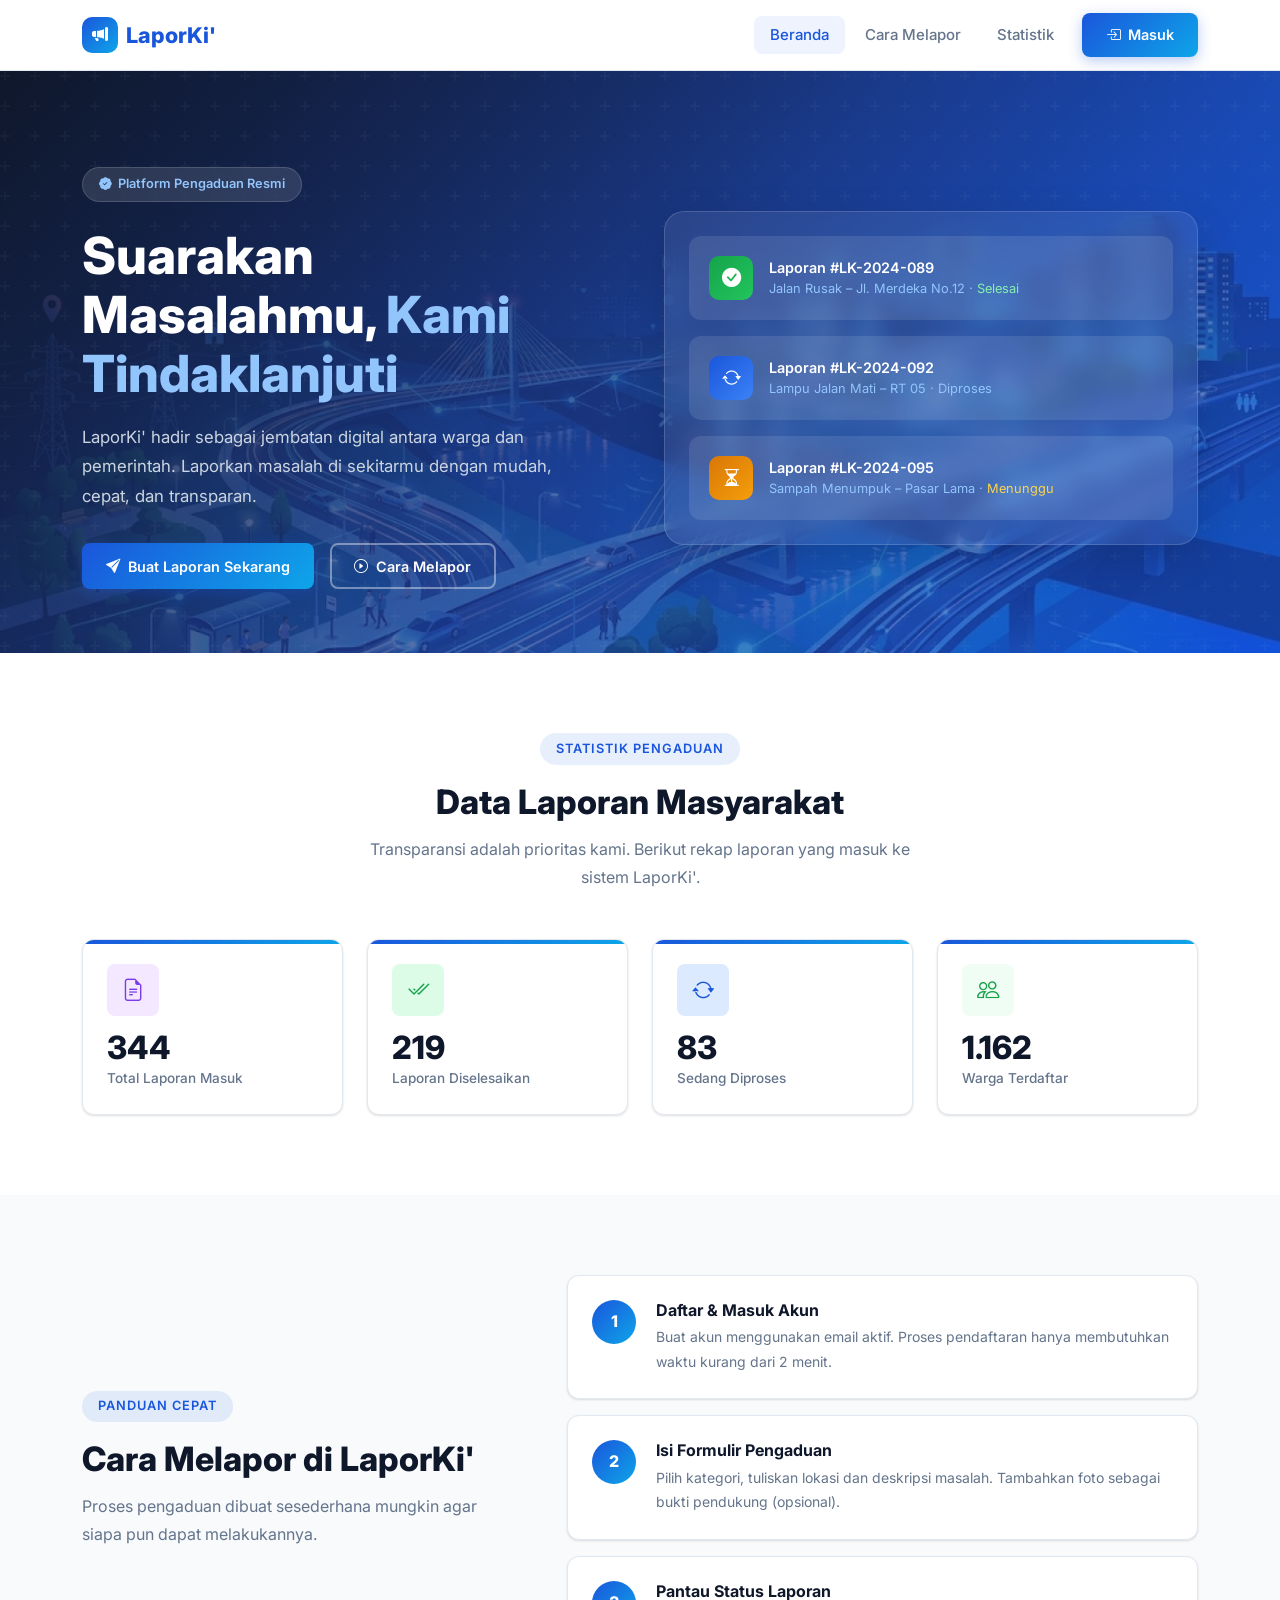
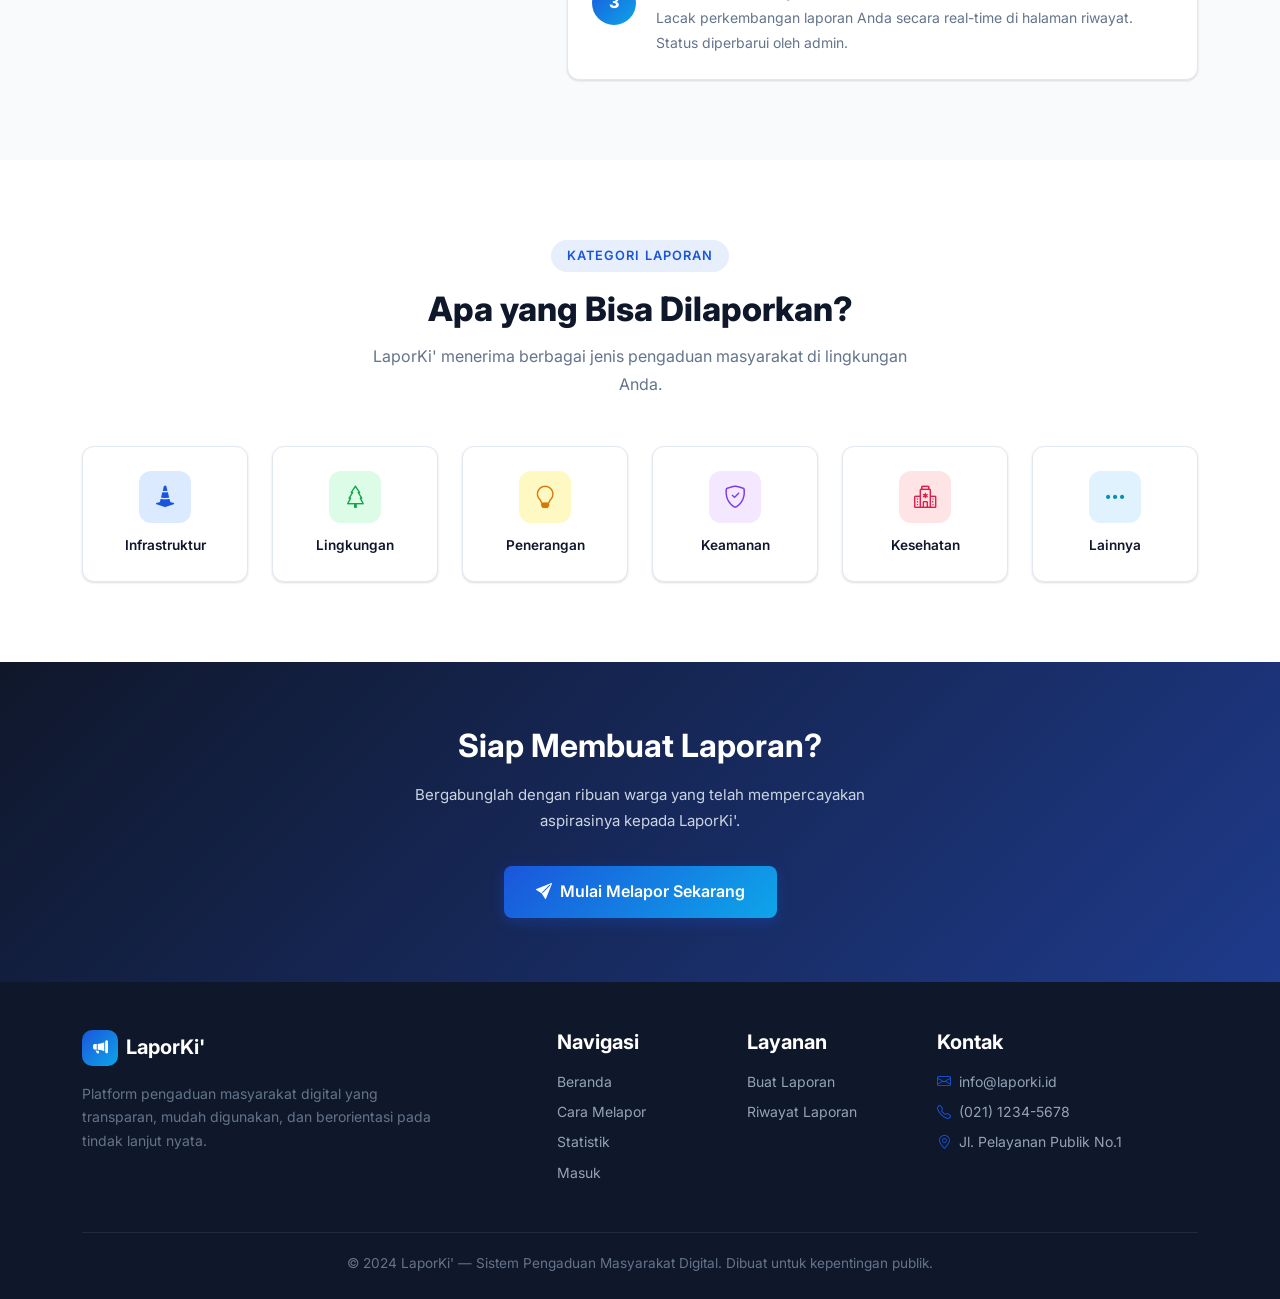
<file: index.html>
<!DOCTYPE html>
<html lang="id">
<head>
  <meta charset="UTF-8" />
  <meta name="viewport" content="width=device-width, initial-scale=1.0" />
  <title>LaporKi' – Sistem Pengaduan Masyarakat Digital</title>
  <meta name="description" content="LaporKi' adalah platform pengaduan masyarakat digital yang memudahkan warga melaporkan masalah dan memantau tindak lanjut secara transparan." />

  <!-- Bootstrap 5.3 -->
  <link rel="stylesheet" href="https://cdn.jsdelivr.net/npm/bootstrap@5.3.3/dist/css/bootstrap.min.css" />
  <!-- Bootstrap Icons -->
  <link rel="stylesheet" href="https://cdn.jsdelivr.net/npm/bootstrap-icons@1.11.3/font/bootstrap-icons.min.css" />
  <!-- Custom CSS -->
  <link rel="stylesheet" href="assets/css/style.css" />
</head>
<body>

<!-- ========== NAVBAR ========== -->
<nav class="navbar navbar-expand-lg" id="mainNav">
  <div class="container">
    <a class="navbar-brand" href="index.html">
      <div class="brand-icon"><i class="bi bi-megaphone-fill"></i></div>
      LaporKi'
    </a>
    <button class="navbar-toggler" type="button" data-bs-toggle="collapse" data-bs-target="#navMenu" aria-controls="navMenu" aria-expanded="false" aria-label="Toggle navigation">
      <span class="navbar-toggler-icon"></span>
    </button>
    <div class="collapse navbar-collapse" id="navMenu">
      <ul class="navbar-nav ms-auto align-items-lg-center gap-1">
        <li class="nav-item"><a class="nav-link active" href="index.html">Beranda</a></li>
        <li class="nav-item"><a class="nav-link" href="#cara-melapor">Cara Melapor</a></li>
        <li class="nav-item"><a class="nav-link" href="#statistik">Statistik</a></li>
        <li class="nav-item ms-lg-2">
          <a href="login.html" class="btn-primary-custom" id="btnNavLogin">
            <i class="bi bi-box-arrow-in-right"></i> Masuk
          </a>
        </li>
      </ul>
    </div>
  </div>
</nav>

<!-- ========== HERO ========== -->
<section class="hero-section" id="beranda">
  <div class="container position-relative">
    <div class="row align-items-center g-5">
      <div class="col-lg-6">
        <div class="hero-badge">
          <i class="bi bi-patch-check-fill"></i> Platform Pengaduan Resmi
        </div>
        <h1>Suarakan Masalahmu, <span>Kami Tindaklanjuti</span></h1>
        <p>LaporKi' hadir sebagai jembatan digital antara warga dan pemerintah. Laporkan masalah di sekitarmu dengan mudah, cepat, dan transparan.</p>
        <div class="d-flex flex-wrap gap-3">
          <a href="login.html" class="btn-primary-custom" id="btnHeroCTA">
            <i class="bi bi-send-fill"></i> Buat Laporan Sekarang
          </a>
          <a href="#cara-melapor" class="btn-outline-custom" style="border-color:rgba(255,255,255,.4);color:white !important;">
            <i class="bi bi-play-circle"></i> Cara Melapor
          </a>
        </div>
      </div>
      <div class="col-lg-6">
        <div class="hero-img-wrap p-4">
          <div class="row g-3">
            <div class="col-12">
              <div style="background:rgba(255,255,255,.1);border-radius:12px;padding:1.25rem;display:flex;align-items:center;gap:1rem;">
                <div style="width:44px;height:44px;background:linear-gradient(135deg,#16a34a,#22c55e);border-radius:10px;display:flex;align-items:center;justify-content:center;color:white;font-size:1.2rem;flex-shrink:0;">
                  <i class="bi bi-check-circle-fill"></i>
                </div>
                <div>
                  <div style="color:white;font-weight:600;font-size:.9rem;">Laporan #LK-2024-089</div>
                  <div style="color:#93c5fd;font-size:.8rem;">Jalan Rusak – Jl. Merdeka No.12 · <span style="color:#86efac;">Selesai</span></div>
                </div>
              </div>
            </div>
            <div class="col-12">
              <div style="background:rgba(255,255,255,.1);border-radius:12px;padding:1.25rem;display:flex;align-items:center;gap:1rem;">
                <div style="width:44px;height:44px;background:linear-gradient(135deg,#1a56db,#3b82f6);border-radius:10px;display:flex;align-items:center;justify-content:center;color:white;font-size:1.2rem;flex-shrink:0;">
                  <i class="bi bi-arrow-repeat"></i>
                </div>
                <div>
                  <div style="color:white;font-weight:600;font-size:.9rem;">Laporan #LK-2024-092</div>
                  <div style="color:#93c5fd;font-size:.8rem;">Lampu Jalan Mati – RT 05 · <span style="color:#93c5fd;">Diproses</span></div>
                </div>
              </div>
            </div>
            <div class="col-12">
              <div style="background:rgba(255,255,255,.1);border-radius:12px;padding:1.25rem;display:flex;align-items:center;gap:1rem;">
                <div style="width:44px;height:44px;background:linear-gradient(135deg,#d97706,#f59e0b);border-radius:10px;display:flex;align-items:center;justify-content:center;color:white;font-size:1.2rem;flex-shrink:0;">
                  <i class="bi bi-hourglass-split"></i>
                </div>
                <div>
                  <div style="color:white;font-weight:600;font-size:.9rem;">Laporan #LK-2024-095</div>
                  <div style="color:#93c5fd;font-size:.8rem;">Sampah Menumpuk – Pasar Lama · <span style="color:#fcd34d;">Menunggu</span></div>
                </div>
              </div>
            </div>
          </div>
        </div>
      </div>
    </div>
  </div>
</section>

<!-- ========== STATISTIK ========== -->
<section class="section-py bg-white" id="statistik">
  <div class="container">
    <div class="text-center mb-5 fade-up">
      <div class="section-badge">Statistik Pengaduan</div>
      <h2 class="section-title">Data Laporan Masyarakat</h2>
      <p class="section-subtitle mx-auto">Transparansi adalah prioritas kami. Berikut rekap laporan yang masuk ke sistem LaporKi'.</p>
    </div>
    <div class="row g-4">
      <div class="col-sm-6 col-lg-3 fade-up">
        <div class="stat-card">
          <div class="stat-icon" style="background:#f3e8ff;">
            <i class="bi bi-file-earmark-text" style="color:#7c3aed;"></i>
          </div>
          <div class="stat-value" id="countTotal">0</div>
          <div class="stat-label">Total Laporan Masuk</div>
        </div>
      </div>
      <div class="col-sm-6 col-lg-3 fade-up">
        <div class="stat-card">
          <div class="stat-icon" style="background:#dcfce7;">
            <i class="bi bi-check2-all" style="color:#16a34a;"></i>
          </div>
          <div class="stat-value" id="countSelesai">0</div>
          <div class="stat-label">Laporan Diselesaikan</div>
        </div>
      </div>
      <div class="col-sm-6 col-lg-3 fade-up">
        <div class="stat-card">
          <div class="stat-icon" style="background:#dbeafe;">
            <i class="bi bi-arrow-repeat" style="color:#1a56db;"></i>
          </div>
          <div class="stat-value" id="countProses">0</div>
          <div class="stat-label">Sedang Diproses</div>
        </div>
      </div>
      <div class="col-sm-6 col-lg-3 fade-up">
        <div class="stat-card">
          <div class="stat-icon" style="background:#f0fdf4;">
            <i class="bi bi-people" style="color:#16a34a;"></i>
          </div>
          <div class="stat-value" id="countPelapor">0</div>
          <div class="stat-label">Warga Terdaftar</div>
        </div>
      </div>
    </div>
  </div>
</section>

<!-- ========== CARA MELAPOR ========== -->
<section class="section-py" id="cara-melapor" style="background:var(--bg);">
  <div class="container">
    <div class="row align-items-center g-5">
      <div class="col-lg-5 fade-up">
        <div class="section-badge">Panduan Cepat</div>
        <h2 class="section-title">Cara Melapor di LaporKi'</h2>
        <p class="section-subtitle">Proses pengaduan dibuat sesederhana mungkin agar siapa pun dapat melakukannya.</p>
      </div>
      <div class="col-lg-7">
        <div class="d-flex flex-column gap-3">
          <div class="step-item fade-up">
            <div class="step-num">1</div>
            <div>
              <h3 style="font-size:1rem;margin-bottom:.35rem;">Daftar & Masuk Akun</h3>
              <p style="font-size:.875rem;margin:0;">Buat akun menggunakan email aktif. Proses pendaftaran hanya membutuhkan waktu kurang dari 2 menit.</p>
            </div>
          </div>
          <div class="step-item fade-up">
            <div class="step-num">2</div>
            <div>
              <h3 style="font-size:1rem;margin-bottom:.35rem;">Isi Formulir Pengaduan</h3>
              <p style="font-size:.875rem;margin:0;">Pilih kategori, tuliskan lokasi dan deskripsi masalah. Tambahkan foto sebagai bukti pendukung (opsional).</p>
            </div>
          </div>
          <div class="step-item fade-up">
            <div class="step-num">3</div>
            <div>
              <h3 style="font-size:1rem;margin-bottom:.35rem;">Pantau Status Laporan</h3>
              <p style="font-size:.875rem;margin:0;">Lacak perkembangan laporan Anda secara real-time di halaman riwayat. Status diperbarui oleh admin.</p>
            </div>
          </div>
        </div>
      </div>
    </div>
  </div>
</section>

<!-- ========== KATEGORI ========== -->
<section class="section-py bg-white">
  <div class="container">
    <div class="text-center mb-5 fade-up">
      <div class="section-badge">Kategori Laporan</div>
      <h2 class="section-title">Apa yang Bisa Dilaporkan?</h2>
      <p class="section-subtitle mx-auto">LaporKi' menerima berbagai jenis pengaduan masyarakat di lingkungan Anda.</p>
    </div>
    <div class="row g-4">
      <div class="col-6 col-md-4 col-lg-2 fade-up">
        <div class="card-custom text-center" style="padding:1.5rem 1rem;">
          <div style="width:52px;height:52px;background:#dbeafe;border-radius:12px;display:flex;align-items:center;justify-content:center;margin:0 auto .75rem;font-size:1.4rem;color:#1a56db;">
            <i class="bi bi-cone-striped"></i>
          </div>
          <div style="font-weight:600;font-size:.85rem;color:var(--text);">Infrastruktur</div>
        </div>
      </div>
      <div class="col-6 col-md-4 col-lg-2 fade-up">
        <div class="card-custom text-center" style="padding:1.5rem 1rem;">
          <div style="width:52px;height:52px;background:#dcfce7;border-radius:12px;display:flex;align-items:center;justify-content:center;margin:0 auto .75rem;font-size:1.4rem;color:#16a34a;">
            <i class="bi bi-tree"></i>
          </div>
          <div style="font-weight:600;font-size:.85rem;color:var(--text);">Lingkungan</div>
        </div>
      </div>
      <div class="col-6 col-md-4 col-lg-2 fade-up">
        <div class="card-custom text-center" style="padding:1.5rem 1rem;">
          <div style="width:52px;height:52px;background:#fef9c3;border-radius:12px;display:flex;align-items:center;justify-content:center;margin:0 auto .75rem;font-size:1.4rem;color:#d97706;">
            <i class="bi bi-lightbulb"></i>
          </div>
          <div style="font-weight:600;font-size:.85rem;color:var(--text);">Penerangan</div>
        </div>
      </div>
      <div class="col-6 col-md-4 col-lg-2 fade-up">
        <div class="card-custom text-center" style="padding:1.5rem 1rem;">
          <div style="width:52px;height:52px;background:#f3e8ff;border-radius:12px;display:flex;align-items:center;justify-content:center;margin:0 auto .75rem;font-size:1.4rem;color:#7c3aed;">
            <i class="bi bi-shield-check"></i>
          </div>
          <div style="font-weight:600;font-size:.85rem;color:var(--text);">Keamanan</div>
        </div>
      </div>
      <div class="col-6 col-md-4 col-lg-2 fade-up">
        <div class="card-custom text-center" style="padding:1.5rem 1rem;">
          <div style="width:52px;height:52px;background:#ffe4e6;border-radius:12px;display:flex;align-items:center;justify-content:center;margin:0 auto .75rem;font-size:1.4rem;color:#e11d48;">
            <i class="bi bi-hospital"></i>
          </div>
          <div style="font-weight:600;font-size:.85rem;color:var(--text);">Kesehatan</div>
        </div>
      </div>
      <div class="col-6 col-md-4 col-lg-2 fade-up">
        <div class="card-custom text-center" style="padding:1.5rem 1rem;">
          <div style="width:52px;height:52px;background:#e0f2fe;border-radius:12px;display:flex;align-items:center;justify-content:center;margin:0 auto .75rem;font-size:1.4rem;color:#0891b2;">
            <i class="bi bi-three-dots"></i>
          </div>
          <div style="font-weight:600;font-size:.85rem;color:var(--text);">Lainnya</div>
        </div>
      </div>
    </div>
  </div>
</section>

<!-- ========== CTA BANNER ========== -->
<section style="background:linear-gradient(135deg,#0f172a,#1e3a8a);padding:4rem 0;">
  <div class="container text-center fade-up">
    <h2 style="color:white;font-size:clamp(1.5rem,3vw,2rem);margin-bottom:1rem;">Siap Membuat Laporan?</h2>
    <p style="color:#cbd5e1;margin-bottom:2rem;max-width:480px;margin-left:auto;margin-right:auto;">
      Bergabunglah dengan ribuan warga yang telah mempercayakan aspirasinya kepada LaporKi'.
    </p>
    <a href="login.html" class="btn-primary-custom" id="btnCTABanner" style="font-size:1rem;padding:.8rem 2rem;">
      <i class="bi bi-send-fill"></i> Mulai Melapor Sekarang
    </a>
  </div>
</section>

<!-- ========== FOOTER ========== -->
<footer class="footer">
  <div class="container">
    <div class="row g-4">
      <div class="col-lg-4">
        <div class="d-flex align-items-center gap-2 mb-3">
          <div style="width:36px;height:36px;background:linear-gradient(135deg,#1a56db,#0ea5e9);border-radius:10px;display:flex;align-items:center;justify-content:center;color:white;">
            <i class="bi bi-megaphone-fill"></i>
          </div>
          <h5 class="mb-0" style="color:white;">LaporKi'</h5>
        </div>
        <p style="font-size:.875rem;line-height:1.7;">
          Platform pengaduan masyarakat digital yang transparan, mudah digunakan, dan berorientasi pada tindak lanjut nyata.
        </p>
      </div>
      <div class="col-sm-6 col-lg-2 offset-lg-1">
        <h5>Navigasi</h5>
        <ul class="list-unstyled" style="font-size:.875rem;">
          <li class="mb-2"><a href="index.html">Beranda</a></li>
          <li class="mb-2"><a href="#cara-melapor">Cara Melapor</a></li>
          <li class="mb-2"><a href="#statistik">Statistik</a></li>
          <li class="mb-2"><a href="login.html">Masuk</a></li>
        </ul>
      </div>
      <div class="col-sm-6 col-lg-2">
        <h5>Layanan</h5>
        <ul class="list-unstyled" style="font-size:.875rem;">
          <li class="mb-2"><a href="login.html">Buat Laporan</a></li>
          <li class="mb-2"><a href="login.html">Riwayat Laporan</a></li>
        </ul>
      </div>
      <div class="col-lg-3">
        <h5>Kontak</h5>
        <ul class="list-unstyled" style="font-size:.875rem;">
          <li class="mb-2 d-flex align-items-center gap-2">
            <i class="bi bi-envelope" style="color:#1a56db;"></i>
            <span>info@laporki.id</span>
          </li>
          <li class="mb-2 d-flex align-items-center gap-2">
            <i class="bi bi-telephone" style="color:#1a56db;"></i>
            <span>(021) 1234-5678</span>
          </li>
          <li class="mb-2 d-flex align-items-center gap-2">
            <i class="bi bi-geo-alt" style="color:#1a56db;"></i>
            <span>Jl. Pelayanan Publik No.1</span>
          </li>
        </ul>
      </div>
    </div>
    <div class="footer-bottom">
      &copy; 2024 LaporKi' &mdash; Sistem Pengaduan Masyarakat Digital. Dibuat untuk kepentingan publik.
    </div>
  </div>
</footer>

<!-- Toast Container -->
<div class="toast-container-custom" id="toastContainer"></div>

<!-- Bootstrap JS -->
<script src="https://cdn.jsdelivr.net/npm/bootstrap@5.3.3/dist/js/bootstrap.bundle.min.js"></script>
<!-- jQuery -->
<script src="https://cdn.jsdelivr.net/npm/jquery@3.7.1/dist/jquery.min.js"></script>
<!-- Main JS -->
<script src="assets/js/main.js"></script>
</body>
</html>
</file>
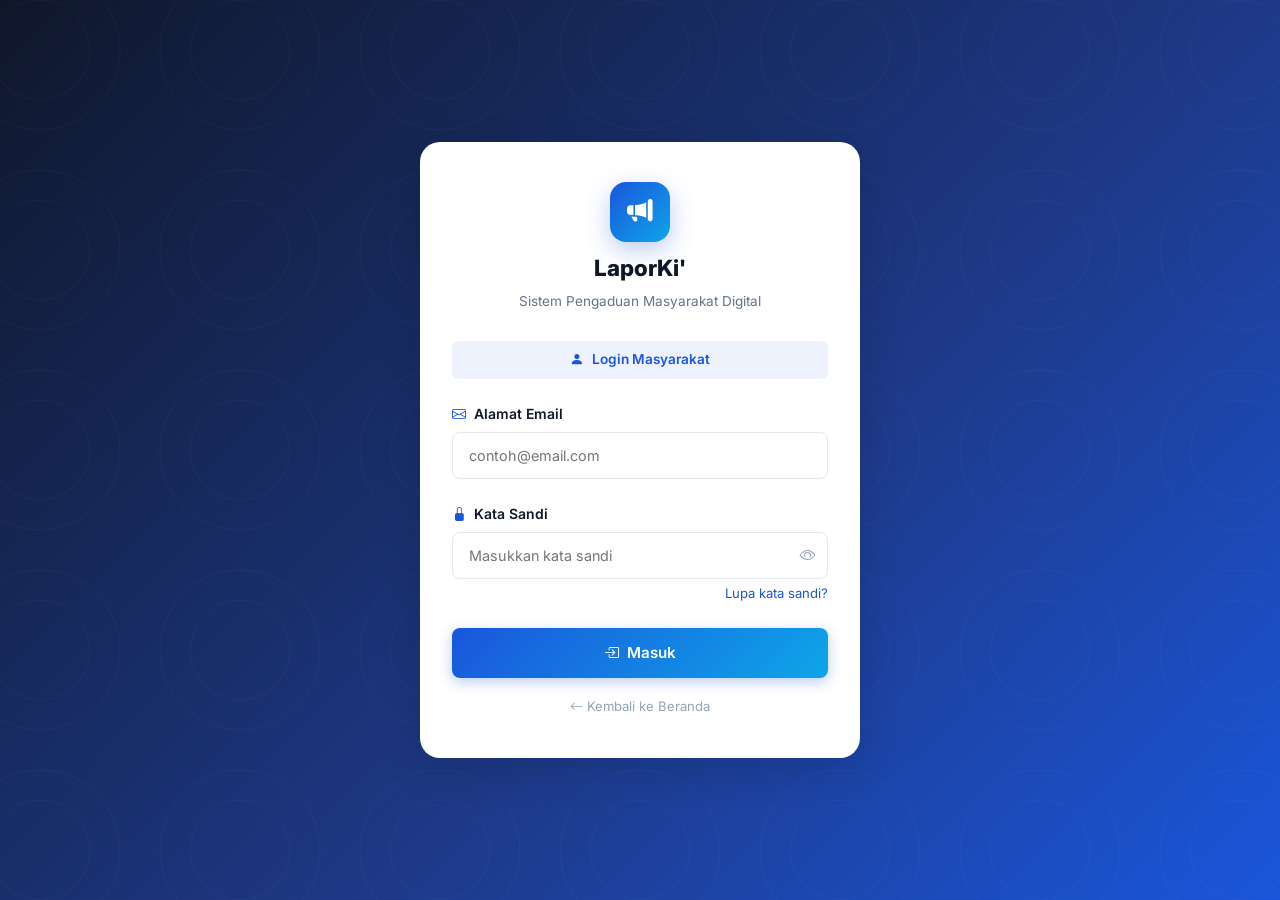
<file: login.html>
<!DOCTYPE html>
<html lang="id">
<head>
  <meta charset="UTF-8" />
  <meta name="viewport" content="width=device-width, initial-scale=1.0" />
  <title>Masuk – LaporKi' Sistem Pengaduan Masyarakat</title>
  <meta name="description" content="Masuk ke akun LaporKi' Anda untuk membuat atau memantau laporan pengaduan masyarakat." />

  <link rel="stylesheet" href="https://cdn.jsdelivr.net/npm/bootstrap@5.3.3/dist/css/bootstrap.min.css" />
  <link rel="stylesheet" href="https://cdn.jsdelivr.net/npm/bootstrap-icons@1.11.3/font/bootstrap-icons.min.css" />
  <link rel="stylesheet" href="assets/css/style.css" />
</head>
<body>

<div class="login-page">
  <div class="login-card" id="loginCard">

    <!-- Logo -->
    <div class="login-logo">
      <div class="logo-icon"><i class="bi bi-megaphone-fill"></i></div>
      <h4>LaporKi'</h4>
      <p>Sistem Pengaduan Masyarakat Digital</p>
    </div>

    <!-- Role Label -->
    <div class="login-role-label">
      <i class="bi bi-person-fill"></i> Login Masyarakat
    </div>

    <!-- Form Login -->
    <form id="loginForm" novalidate>
      <div class="mb-4">
        <label class="form-label-custom" for="inputEmail">
          <i class="bi bi-envelope me-1" style="color:var(--primary);"></i> Alamat Email
        </label>
        <input type="email" class="form-control-custom" id="inputEmail"
               placeholder="contoh@email.com" autocomplete="email" />
        <div class="invalid-feedback-custom" id="errEmail">Email tidak valid atau masih kosong.</div>
      </div>

      <div class="mb-1">
        <label class="form-label-custom" for="inputPassword">
          <i class="bi bi-lock-fill me-1" style="color:var(--primary);"></i> Kata Sandi
        </label>
        <div style="position:relative;">
          <input type="password" class="form-control-custom" id="inputPassword"
                 placeholder="Masukkan kata sandi" autocomplete="current-password"
                 style="padding-right:2.8rem;" />
          <button type="button" id="btnTogglePass"
                  style="position:absolute;right:.75rem;top:50%;transform:translateY(-50%);background:none;border:none;color:var(--text-light);cursor:pointer;font-size:1rem;padding:0;"
                  onclick="togglePassword()">
            <i class="bi bi-eye" id="iconEye"></i>
          </button>
        </div>
        <div class="invalid-feedback-custom" id="errPassword">Kata sandi tidak boleh kosong.</div>
      </div>

      <div class="d-flex justify-content-end mb-4">
        <a href="#" style="font-size:.82rem;">Lupa kata sandi?</a>
      </div>



      <button type="submit" class="btn-primary-custom w-100 justify-content-center" id="btnLogin"
              style="padding:.8rem;font-size:.95rem;">
        <i class="bi bi-box-arrow-in-right" id="loginIcon"></i>
        <span id="loginText">Masuk</span>
      </button>
    </form>



    <div class="text-center mt-3">
      <a href="index.html" style="font-size:.82rem;color:var(--text-light);">
        <i class="bi bi-arrow-left me-1"></i>Kembali ke Beranda
      </a>
    </div>
  </div>
</div>

<!-- Toast Container -->
<div class="toast-container-custom" id="toastContainer"></div>

<script src="https://cdn.jsdelivr.net/npm/bootstrap@5.3.3/dist/js/bootstrap.bundle.min.js"></script>
<script src="https://cdn.jsdelivr.net/npm/jquery@3.7.1/dist/jquery.min.js"></script>
<script src="assets/js/main.js"></script>
<script src="assets/js/login.js"></script>
</body>
</html>
</file>
<file: assets/css/style.css>
/* ============================================================
   LaporKi' – Custom Design System
   Tema: Pemerintahan Digital | Biru & Putih
   ============================================================ */

@import url('https://fonts.googleapis.com/css2?family=Inter:wght@300;400;500;600;700;800&display=swap');

/* ── CSS Variables ── */
:root {
  --primary:       #1a56db;
  --primary-dark:  #1e3a8a;
  --primary-light: #3b82f6;
  --accent:        #0ea5e9;
  --success:       #16a34a;
  --warning:       #d97706;
  --danger:        #dc2626;
  --info:          #0891b2;

  --bg:            #f8fafc;
  --bg-card:       #ffffff;
  --bg-muted:      #f1f5f9;
  --border:        #e2e8f0;
  --text:          #0f172a;
  --text-muted:    #64748b;
  --text-light:    #94a3b8;

  --shadow-sm:     0 1px 3px rgba(0,0,0,.08), 0 1px 2px rgba(0,0,0,.06);
  --shadow-md:     0 4px 16px rgba(0,0,0,.1);
  --shadow-lg:     0 12px 40px rgba(0,0,0,.14);
  --radius:        12px;
  --radius-sm:     8px;
  --radius-lg:     20px;
  --transition:    .25s ease;
}

/* ── Base ── */
*, *::before, *::after { box-sizing: border-box; margin: 0; padding: 0; }

html { scroll-behavior: smooth; }

body {
  font-family: 'Inter', sans-serif;
  background: var(--bg);
  color: var(--text);
  line-height: 1.6;
  font-size: 15px;
  overflow-x: hidden;
}

/* ── Typography ── */
h1, h2, h3, h4, h5, h6 {
  font-weight: 700;
  line-height: 1.25;
  color: var(--text);
}
h1 { font-size: clamp(2rem, 5vw, 3rem); }
h2 { font-size: clamp(1.5rem, 3vw, 2rem); }
h3 { font-size: 1.25rem; }

p { color: var(--text-muted); line-height: 1.75; }
a { text-decoration: none; color: var(--primary); transition: color var(--transition); }
a:hover { color: var(--primary-dark); }

/* ── Navbar ── */
.navbar {
  background: rgba(255,255,255,.95) !important;
  backdrop-filter: blur(16px);
  -webkit-backdrop-filter: blur(16px);
  border-bottom: 1px solid var(--border);
  padding: .75rem 0;
  position: sticky;
  top: 0;
  z-index: 1000;
  transition: box-shadow var(--transition);
}
.navbar.scrolled {
  box-shadow: var(--shadow-md);
}
.navbar-brand {
  font-size: 1.35rem;
  font-weight: 800;
  color: var(--primary) !important;
  display: flex;
  align-items: center;
  gap: .5rem;
}
.navbar-brand .brand-icon {
  width: 36px; height: 36px;
  background: linear-gradient(135deg, var(--primary), var(--accent));
  border-radius: 10px;
  display: flex; align-items: center; justify-content: center;
  color: white;
  font-size: 1rem;
  flex-shrink: 0;
}
.navbar-nav .nav-link {
  color: var(--text-muted) !important;
  font-weight: 500;
  padding: .45rem 1rem !important;
  border-radius: var(--radius-sm);
  transition: all var(--transition);
}
.navbar-nav .nav-link:hover,
.navbar-nav .nav-link.active {
  color: var(--primary) !important;
  background: rgba(26,86,219,.07);
}
.navbar-toggler { border: none; outline: none !important; box-shadow: none !important; }

/* ── Buttons ── */
.btn-primary-custom {
  background: linear-gradient(135deg, var(--primary), var(--accent));
  color: white !important;
  border: none;
  border-radius: var(--radius-sm);
  padding: .65rem 1.5rem;
  font-weight: 600;
  font-size: .9rem;
  cursor: pointer;
  transition: all var(--transition);
  display: inline-flex; align-items: center; gap: .5rem;
  box-shadow: 0 4px 14px rgba(26,86,219,.3);
}
.btn-primary-custom:hover {
  transform: translateY(-2px);
  box-shadow: 0 8px 20px rgba(26,86,219,.4);
}
.btn-primary-custom:active { transform: translateY(0); }

.btn-outline-custom {
  background: transparent;
  color: var(--primary) !important;
  border: 2px solid var(--primary);
  border-radius: var(--radius-sm);
  padding: .6rem 1.4rem;
  font-weight: 600;
  font-size: .9rem;
  cursor: pointer;
  transition: all var(--transition);
  display: inline-flex; align-items: center; gap: .5rem;
}
.btn-outline-custom:hover {
  background: var(--primary);
  color: white !important;
  transform: translateY(-2px);
}

/* ── Cards ── */
.card-custom {
  background: var(--bg-card);
  border: 1px solid var(--border);
  border-radius: var(--radius);
  padding: 1.75rem;
  box-shadow: var(--shadow-sm);
  transition: all var(--transition);
}
.card-custom:hover {
  box-shadow: var(--shadow-md);
}


/* ── Section Titles ── */
.section-badge {
  display: inline-block;
  background: rgba(26,86,219,.1);
  color: var(--primary);
  font-weight: 600;
  font-size: .8rem;
  letter-spacing: .08em;
  text-transform: uppercase;
  padding: .35rem 1rem;
  border-radius: 50px;
  margin-bottom: 1rem;
}
.section-title {
  font-size: clamp(1.5rem, 3vw, 2.1rem);
  font-weight: 800;
  color: var(--text);
  margin-bottom: .75rem;
}
.section-subtitle {
  color: var(--text-muted);
  font-size: 1rem;
  max-width: 560px;
}

/* ── Status Badges ── */
.badge-status {
  padding: .35rem .9rem;
  border-radius: 50px;
  font-size: .78rem;
  font-weight: 600;
  display: inline-flex; align-items: center; gap: .3rem;
}
.badge-menunggu  { background: #fef9c3; color: #854d0e; }
.badge-diproses  { background: #dbeafe; color: #1e40af; }
.badge-selesai   { background: #dcfce7; color: #166534; }
.badge-ditolak   { background: #fee2e2; color: #991b1b; }

/* ── Forms ── */
.form-control-custom,
.form-select-custom {
  width: 100%;
  padding: .7rem 1rem;
  border: 1.5px solid var(--border);
  border-radius: var(--radius-sm);
  font-family: 'Inter', sans-serif;
  font-size: .9rem;
  color: var(--text);
  background: white;
  transition: border-color var(--transition), box-shadow var(--transition);
  outline: none;
}
.form-control-custom:focus,
.form-select-custom:focus {
  border-color: var(--primary);
  box-shadow: 0 0 0 3px rgba(26,86,219,.12);
}
.form-control-custom.is-invalid { border-color: var(--danger); }
.form-label-custom {
  font-weight: 600;
  font-size: .875rem;
  color: var(--text);
  margin-bottom: .4rem;
  display: block;
}
.form-text-hint {
  font-size: .78rem;
  color: var(--text-light);
  margin-top: .3rem;
}
.invalid-feedback-custom {
  color: var(--danger);
  font-size: .78rem;
  margin-top: .3rem;
  display: none;
}

/* ── Stat Cards ── */
.stat-card {
  background: white;
  border-radius: var(--radius);
  padding: 1.5rem;
  border: 1px solid var(--border);
  box-shadow: var(--shadow-sm);
  transition: all var(--transition);
  position: relative;
  overflow: hidden;
}
.stat-card::before {
  content: '';
  position: absolute;
  top: 0; left: 0; right: 0;
  height: 4px;
  background: linear-gradient(135deg, var(--primary), var(--accent));
}
.stat-card:hover {
  box-shadow: var(--shadow-md);
}

.stat-icon {
  width: 52px; height: 52px;
  border-radius: var(--radius-sm);
  display: flex; align-items: center; justify-content: center;
  font-size: 1.4rem;
  margin-bottom: 1rem;
}
.stat-value {
  font-size: 2rem;
  font-weight: 800;
  color: var(--text);
  line-height: 1;
  margin-bottom: .25rem;
}
.stat-label { font-size: .85rem; color: var(--text-muted); font-weight: 500; }

/* ── Table ── */
.table-custom {
  width: 100%;
  border-collapse: separate;
  border-spacing: 0;
}
.table-custom thead th {
  background: var(--bg-muted);
  color: var(--text-muted);
  font-size: .78rem;
  font-weight: 600;
  letter-spacing: .05em;
  text-transform: uppercase;
  padding: .85rem 1rem;
  border-bottom: 1px solid var(--border);
}
.table-custom thead th:first-child { border-radius: var(--radius-sm) 0 0 0; }
.table-custom thead th:last-child  { border-radius: 0 var(--radius-sm) 0 0; }
.table-custom tbody tr {
  transition: background var(--transition);
}
.table-custom tbody tr:hover { background: rgba(26,86,219,.03); }
.table-custom tbody td {
  padding: 1rem;
  border-bottom: 1px solid var(--border);
  color: var(--text);
  font-size: .9rem;
  vertical-align: middle;
}

/* ── Hero ── */
.hero-section {
  background: 
        linear-gradient(
            135deg, 
            rgba(15, 23, 42, 0.92) 0%,   /* #0f172a - Sangat gelap di kiri agar teks putih terbaca jelas */
            rgba(30, 58, 138, 0.75) 50%, /* #1e3a8a - Transisi warna di tengah */
            rgba(26, 86, 219, 0.60) 100% /* #1a56db - Sedikit lebih terang di sudut kanan bawah */
        ),
        url('../img/Background.png');
  background-size: cover;
  background-repeat: no-repeat;
  padding: 6rem 0 4rem;
  position: relative;
  overflow: hidden;
}
.hero-section::before {
  content: '';
  position: absolute; inset: 0;
  background: url("data:image/svg+xml,%3Csvg width='60' height='60' viewBox='0 0 60 60' xmlns='http://www.w3.org/2000/svg'%3E%3Cg fill='none' fill-rule='evenodd'%3E%3Cg fill='%23ffffff' fill-opacity='0.03'%3E%3Cpath d='M36 34v-4h-2v4h-4v2h4v4h2v-4h4v-2h-4zm0-30V0h-2v4h-4v2h4v4h2V6h4V4h-4zM6 34v-4H4v4H0v2h4v4h2v-4h4v-2H6zM6 4V0H4v4H0v2h4v4h2V6h4V4H6z'/%3E%3C/g%3E%3C/g%3E%3C/svg%3E");
}
.hero-section .hero-badge {
  display: inline-flex; align-items: center; gap: .4rem;
  background: rgba(255,255,255,.12);
  backdrop-filter: blur(8px);
  color: #93c5fd;
  font-size: .8rem;
  font-weight: 600;
  padding: .4rem 1rem;
  border-radius: 50px;
  border: 1px solid rgba(255,255,255,.15);
  margin-bottom: 1.5rem;
}
.hero-section h1 {
  color: white;
  font-size: clamp(2rem, 5vw, 3.2rem);
  font-weight: 800;
  line-height: 1.15;
  margin-bottom: 1.25rem;
}
.hero-section h1 span { color: #93c5fd; }
.hero-section p { color: #cbd5e1; font-size: 1.05rem; margin-bottom: 2rem; max-width: 520px; }
.hero-img-wrap {
  background: rgba(255,255,255,.08);
  border: 1px solid rgba(255,255,255,.15);
  border-radius: var(--radius-lg);
  backdrop-filter: blur(10px);
  overflow: hidden;
  box-shadow: var(--shadow-lg);
}

/* ── Steps ── */
.step-item {
  display: flex; align-items: flex-start; gap: 1.25rem;
  padding: 1.5rem;
  background: white;
  border-radius: var(--radius);
  border: 1px solid var(--border);
  box-shadow: var(--shadow-sm);
  transition: all var(--transition);
}
.step-item:hover { box-shadow: var(--shadow-md); }

.step-num {
  width: 44px; height: 44px;
  border-radius: 50%;
  background: linear-gradient(135deg, var(--primary), var(--accent));
  color: white;
  font-weight: 800; font-size: 1rem;
  display: flex; align-items: center; justify-content: center;
  flex-shrink: 0;
}

/* ── Footer ── */
.footer {
  background: #0f172a;
  color: #94a3b8;
  padding: 3rem 0 1.5rem;
}
.footer h5 { color: white; font-weight: 700; margin-bottom: 1rem; }
.footer a { color: #94a3b8; transition: color var(--transition); }
.footer a:hover { color: white; }
.footer-bottom {
  border-top: 1px solid rgba(255,255,255,.08);
  margin-top: 2rem;
  padding-top: 1.25rem;
  text-align: center;
  font-size: .85rem;
  color: #64748b;
}

/* ── Alert / Toast ── */
.toast-container-custom {
  position: fixed; top: 1.25rem; right: 1.25rem;
  z-index: 9999; display: flex; flex-direction: column; gap: .5rem;
}
.toast-custom {
  background: white;
  border-radius: var(--radius-sm);
  padding: 1rem 1.25rem;
  box-shadow: var(--shadow-lg);
  border-left: 4px solid var(--primary);
  display: flex; align-items: center; gap: .75rem;
  min-width: 280px; max-width: 360px;
  animation: slideIn .3s ease;
  font-size: .875rem;
  font-weight: 500;
  color: var(--text);
}
.toast-custom.success { border-color: var(--success); }
.toast-custom.error   { border-color: var(--danger); }
.toast-custom.warning { border-color: var(--warning); }

@keyframes slideIn {
  from { opacity: 0; transform: translateX(30px); }
  to   { opacity: 1; transform: translateX(0); }
}
@keyframes slideOut {
  from { opacity: 1; transform: translateX(0); }
  to   { opacity: 0; transform: translateX(30px); }
}

/* ── Login Page ── */
.login-page {
  min-height: 100vh;
  background: linear-gradient(135deg, #0f172a 0%, #1e3a8a 60%, #1a56db 100%);
  display: flex; align-items: center; justify-content: center;
  padding: 2rem 1rem;
  position: relative;
  overflow: hidden;
}
.login-page::before {
  content: '';
  position: absolute; inset: 0;
  background: url("data:image/svg+xml,%3Csvg width='100' height='100' viewBox='0 0 100 100' xmlns='http://www.w3.org/2000/svg'%3E%3Ccircle cx='50' cy='50' r='40' fill='none' stroke='%23ffffff' stroke-width='.3' stroke-opacity='.05'/%3E%3Ccircle cx='50' cy='50' r='25' fill='none' stroke='%23ffffff' stroke-width='.3' stroke-opacity='.05'/%3E%3C/svg%3E") center/200px;
}
.login-card {
  background: white;
  border-radius: var(--radius-lg);
  padding: 2.5rem 2rem;
  width: 100%; max-width: 440px;
  box-shadow: var(--shadow-lg);
  position: relative;
  z-index: 1;
}
.login-logo {
  text-align: center; margin-bottom: 1.75rem;
}
.login-logo .logo-icon {
  width: 60px; height: 60px;
  background: linear-gradient(135deg, var(--primary), var(--accent));
  border-radius: 16px;
  display: flex; align-items: center; justify-content: center;
  font-size: 1.6rem; color: white;
  margin: 0 auto .75rem;
  box-shadow: 0 8px 24px rgba(26,86,219,.3);
}
.login-logo h4 { font-weight: 800; color: var(--text); font-size: 1.4rem; }
.login-logo p { color: var(--text-muted); font-size: .85rem; margin: 0; }

/* ── Login Role Label ── */
.login-role-label {
  display: inline-flex;
  align-items: center;
  gap: .5rem;
  background: rgba(26,86,219,.08);
  color: var(--primary);
  font-size: .85rem;
  font-weight: 600;
  padding: .5rem 1rem;
  border-radius: 6px;
  margin-bottom: 1.5rem;
  width: 100%;
  justify-content: center;
}


/* ── Pengaduan Page ── */
.page-header {
  background: linear-gradient(135deg, var(--primary-dark), var(--primary));
  color: white;
  padding: 3.5rem 0 2rem;
}
.page-header h1 { color: white; font-size: 1.9rem; }
.page-header p  { color: rgba(255,255,255,.75); margin: 0; }

.upload-area {
  border: 2px dashed var(--border);
  border-radius: var(--radius-sm);
  padding: 2rem;
  text-align: center;
  cursor: pointer;
  transition: all var(--transition);
  background: var(--bg-muted);
}
.upload-area:hover, .upload-area.dragover {
  border-color: var(--primary);
  background: rgba(26,86,219,.04);
}
.upload-area i { font-size: 2rem; color: var(--text-light); margin-bottom: .5rem; }
.upload-area p { font-size: .85rem; margin: 0; }


/* ── Animations ── */
.fade-up {
  opacity: 0;
  transform: translateY(16px);
  transition: opacity .45s ease, transform .45s ease;
}
.fade-up.visible { opacity: 1; transform: translateY(0); }


/* ── Utilities ── */
.text-primary-custom { color: var(--primary) !important; }
.bg-primary-custom   { background: var(--primary) !important; }
.section-py { padding-top: 5rem; padding-bottom: 5rem; }
.rounded-custom { border-radius: var(--radius) !important; }
.shadow-custom  { box-shadow: var(--shadow-md) !important; }

/* ── Scrollbar ── */
::-webkit-scrollbar { width: 6px; }
::-webkit-scrollbar-track { background: transparent; }
::-webkit-scrollbar-thumb { background: var(--border); border-radius: 10px; }
::-webkit-scrollbar-thumb:hover { background: var(--text-light); }
</file>
